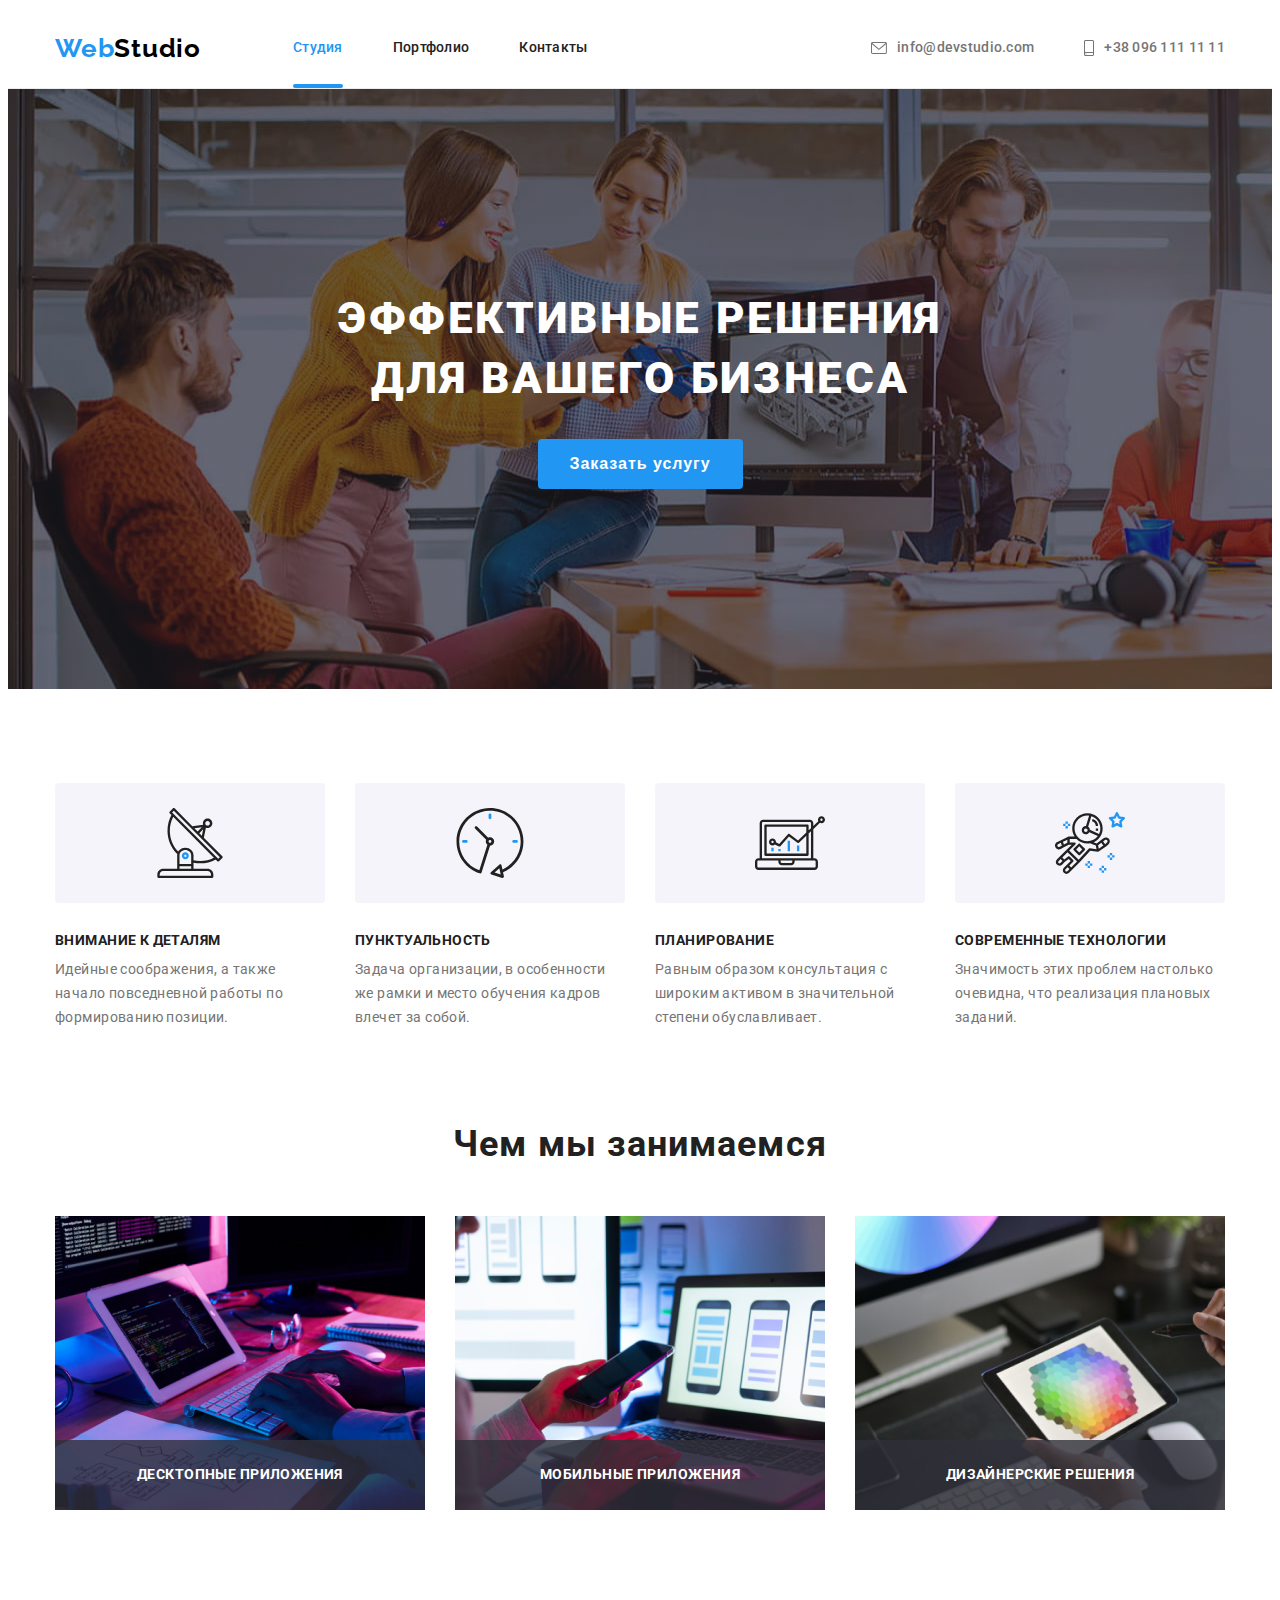
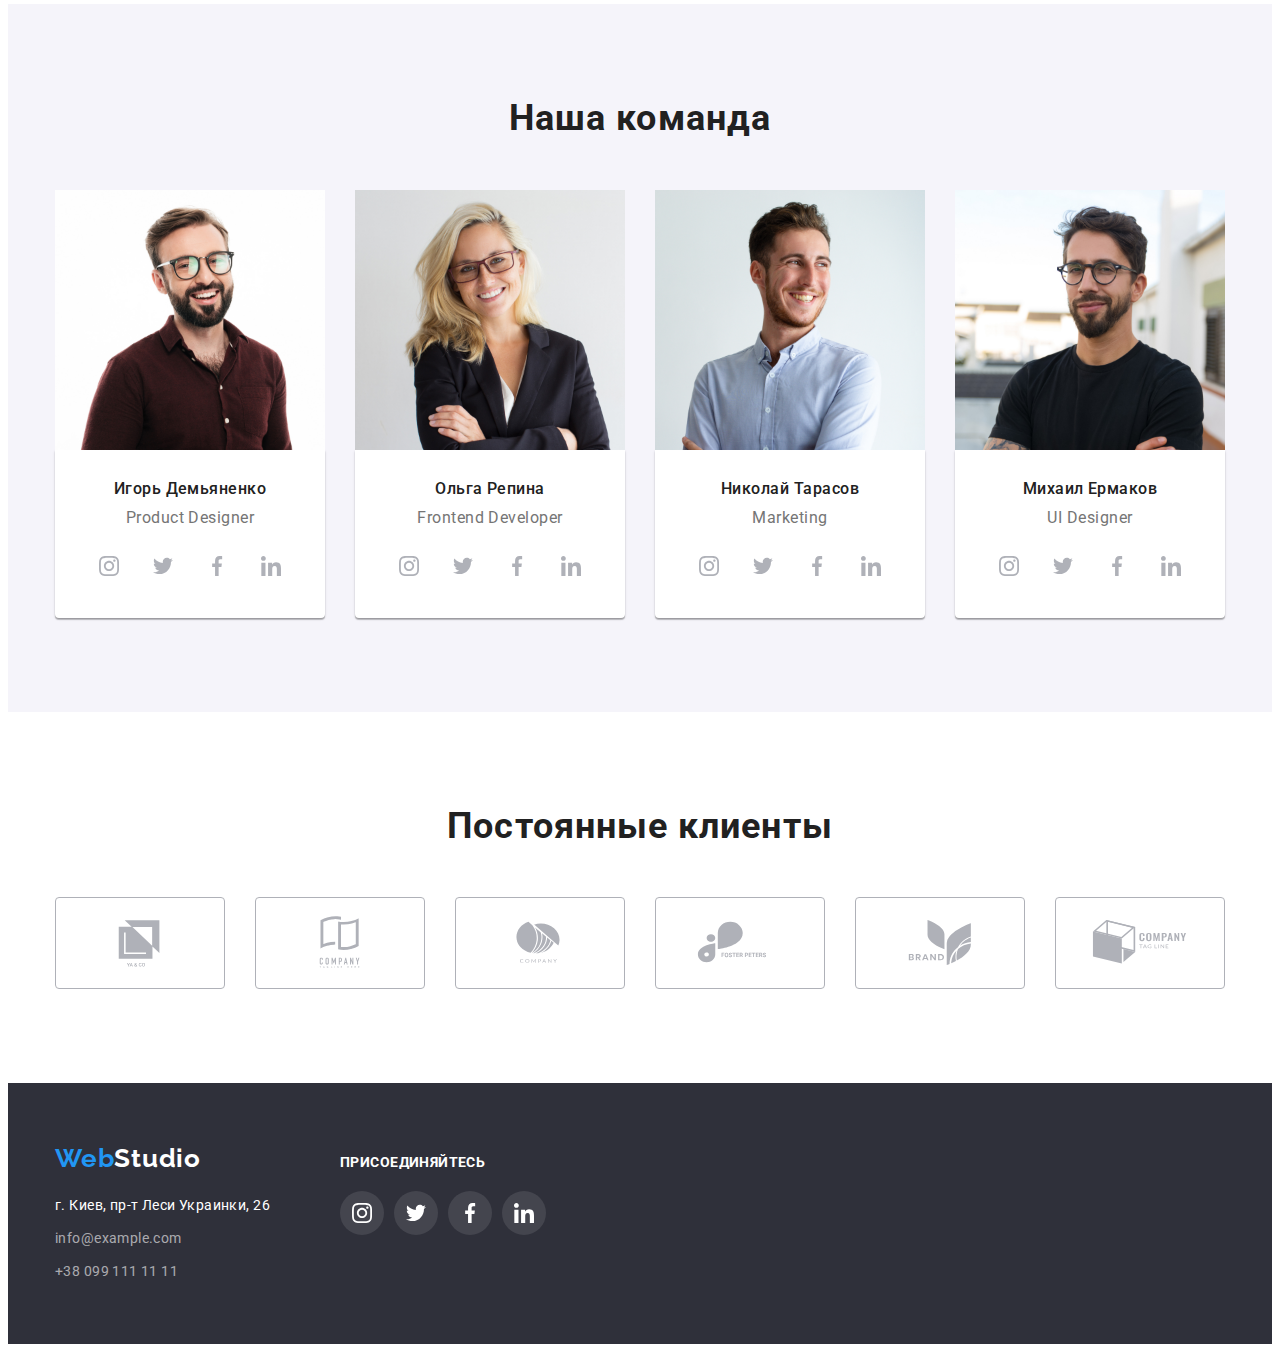
<file: index.html>
<!DOCTYPE html>
<html lang="en">
<head>
    <meta charset="UTF-8">
    <meta http-equiv="X-UA-Compatible" content="IE=edge">
    <meta name="viewport" content="width=device-width, initial-scale=1.0">
    <title>WebStudio</title>
    <link rel="stylesheet" href="https://cdnjs.cloudflare.com/ajax/libs/modern-normalize/1.1.0/modern-normalize.min.css" integrity="sha512-wpPYUAdjBVSE4KJnH1VR1HeZfpl1ub8YT/NKx4PuQ5NmX2tKuGu6U/JRp5y+Y8XG2tV+wKQpNHVUX03MfMFn9Q==" crossorigin="anonymous" referrerpolicy="no-referrer" />
    <link rel="preconnect" href="https://fonts.googleapis.com">
    <link rel="preconnect" href="https://fonts.gstatic.com" crossorigin>
    <link href="https://fonts.googleapis.com/css2?family=Raleway:wght@700&family=Roboto:wght@400;500;700;900&display=swap" rel="stylesheet">
    <link rel="stylesheet" href="./css/styles.css"/>
</head>
<body>
    <!-- шапка сайта HEADER -->
    <header class="header-nav">
        <!-- блок навігація HEADER -->
        <div class="container header-flex">
            <nav class="header-flex">
                <!-- логотип logo -->
                <a class="logo link" href="./index.html"><span class="logo-web">Web</span>Studio</a>
                <!-- посилання на сорінки -->
                <ul class="list nav-bar">
                    <li class="nav-item"><a class="nav-link current" href="./index.html">Студия</a></li>
                    <li class="nav-item"><a class="nav-link" href="./portfolio.html">Портфолио</a></li>
                    <li class="nav-item"><a class="nav-link" href="">Контакты</a></li>
                </ul>
            </nav>
            <!-- блок с контактами Contact block -->
                <ul class="list nav-bar">
                    <li class="nav-item">
                        <a class="contact" href="mailto:info@devstudio.com">
                            <svg class="icon-smartphone" width="16px" height="12px">
                                <use href="./images/symbol-defs.svg#icon-envelope"></use>
                            </svg>
                            info@devstudio.com</a></li>
                    <li class="nav-item">
                        <a class="contact" href="tel:380961111111">
                            <svg class="icon-smartphone" width="10px" height="16px">
                                <use href="./images/symbol-defs.svg#icon-smartphone"></use>
                            </svg>
                            +38 096 111 11 11</a></li>
                </ul>
        </div>
    </header>
    <!-- MAIN CONTENT -->
    <main>
        <!-- сексія банера block  baner -->
        <section class="section-baner">
            <div class="container">
                <h1 class="baner-text">Эффективные решения для вашего бизнеса</h1>
                <button class="button-baner" data-modal-open type="button">Заказать услугу</button>
            </div>
        </section>
        <!-- block for features -->
        <section class="section">
            <div class="container">
                <ul class="list features">
                    <li class="features-item">
                        <div class="features-svg">
                            <svg class="features-svg-icon" width="70px" height="70px">
                                <use href="./images/symbol-defs.svg#icon-antenna-1"></use>
                            </svg>
                        </div>
                        <h3 class="features-title">Внимание к деталям</h3>
                        <p class="features-text">Идейные соображения, а также начало повседневной работы по формированию позиции.</p>
                    </li>
                    <li class="features-item">
                        <div class="features-svg">
                            <svg class="features-svg-icon" width="70px" height="70px">
                                <use href="./images/symbol-defs.svg#icon-clock-1"></use>
                            </svg>
                        </div>
                        <h3 class="features-title">Пунктуальность</h3>
                        <p class="features-text">Задача организации, в особенности же рамки и место обучения кадров влечет за собой.</p>
                    </li>
                    <li class="features-item">
                        <div class="features-svg">
                            <svg class="features-svg-icon" width="70px" height="70px">
                                <use href="./images/symbol-defs.svg#icon-diagram-1"></use>
                            </svg>
                        </div>
                        <h3 class="features-title">Планирование</h3>
                        <p class="features-text">Равным образом консультация с широким активом в значительной степени обуславливает.</p>
                    </li>
                    <li class="features-item">
                        <div class="features-svg">
                            <svg class="features-svg-icon" width="70px" height="70px">
                                <use href="./images/symbol-defs.svg#icon-astronaut-1"></use>
                            </svg>
                        </div>
                        <h3 class="features-title">Современные технологии</h3>
                        <p class="features-text">Значимость этих проблем настолько очевидна, что реализация плановых заданий.</p>
                    </li>
                </ul>
                <h2 class="hide">приемущества</h2>
            </div>
        </section>    
            <!-- block for WHAT WE DO -->
            <section class="section-works">
                <div class="container">
                    <h2  class="section-title works-title">Чем мы занимаемся</h2>
                        <ul class="list works">
                            <li class="works-item">
                                <img src="./images/img-1.jpg" width="370" height="294" alt="Десктопные приложения">
                            <div class="supplement-img"><p>Десктопные приложения</p></div>
                            </li>
                            <li class="works-item">
                                <img src="./images/img-2.jpg" width="370" height="294" alt="Мобильные приложения">
                            <div class="supplement-img"><p>Мобильные приложения</p></div>
                            </li>
                            <li class="works-item">
                                <img src="./images/img-3.jpg" width="370" height="294" alt="Дизайнерские решения">
                            <div class="supplement-img"><p>Дизайнерские решения</p></div>
                            </li>
                        </ul>
                </div>
            </section>
            
            <!-- блок FOUR OUR TEAM -->
        <section class="section section-team">
                <h2 class="section-title team-title">Наша команда</h2>
                <!-- foto our team -->
                <div class="container">
                <ul class="list card-set">
                <li class="worker-card">
                    <img src="./images/img-4.jpg" width="270" height="260" alt="foto Product Designer">
                    <div class="card">
                    <h3 class="our-employees">Игорь Демьяненко</h3>
                    <p class="position-work">Product Designer</p>
                        <ul class="social list">
                            <li class="social-svg">
                                <a class="social-link" href="https://www.instagram.com/">
                                <svg class="social-icon" width="20px" height="20px">
                                    <use href="./images/symbol-defs.svg#icon-instagram"></use>
                                </svg>
                            </a>
                        </li>
                            <li class="social-svg">
                                <a class="social-link"  href="https://twitter.com/">
                                    <svg class="social-icon" width="20px" height="20px">
                                        <use href="./images/symbol-defs.svg#icon-twitter"></use>
                                    </svg>
                                </a>
                            </li>
                            <li class="social-svg">
                                <a class="social-link" href="https://www.facebook.com/">
                                    <svg class="social-icon" width="20px" height="20px">
                                        <use href="./images/symbol-defs.svg#icon-facebook"></use>
                                    </svg>
                                </a>
                            </li>
                            <li class="social-svg">
                                <a class="social-link" href="https://www.linkedin.com/">
                                    <svg class="social-icon" width="20px" height="20px">
                                        <use href="./images/symbol-defs.svg#icon-linkedin"></use>
                                    </svg>
                                </a>
                            </li>
                        </ul>
                    </div>
                </li> 
                
                <li class="worker-card">
                    <img src="./images/img-5.jpg" width="270" height="260" alt="foto Frontend Developer">
                    <div class="card">
                    <h3 class="our-employees">Ольга Репина</h3>
                    <p class="position-work">Frontend Developer</p>
                    <ul class="social list">
                            <li class="social-svg">
                                <a class="social-link" href="https://www.instagram.com/">
                                <svg class="social-icon" width="20px" height="20px">
                                    <use href="./images/symbol-defs.svg#icon-instagram"></use>
                                </svg>
                            </a>
                        </li>
                            <li class="social-svg">
                                <a class="social-link"  href="https://twitter.com/">
                                    <svg class="social-icon" width="20px" height="20px">
                                        <use href="./images/symbol-defs.svg#icon-twitter"></use>
                                    </svg>
                                </a>
                            </li>
                            <li class="social-svg">
                                <a class="social-link" href="https://www.facebook.com/">
                                    <svg class="social-icon" width="20px" height="20px">
                                        <use href="./images/symbol-defs.svg#icon-facebook"></use>
                                    </svg>
                                </a>
                            </li>
                            <li class="social-svg">
                                <a class="social-link" href="https://www.linkedin.com/">
                                    <svg class="social-icon" width="20px" height="20px">
                                        <use href="./images/symbol-defs.svg#icon-linkedin"></use>
                                    </svg>
                                </a>
                            </li>
                        </ul>
                </div>
                </li>  
                
                <li class="worker-card">
                    <img src="./images/img-6.jpg" width="270" height="260" alt="foto Marketing">
                    <div class="card">
                    <h3 class="our-employees">Николай Тарасов</h3>
                    <p class="position-work">Marketing</p>
                    <ul class="social list">
                            <li class="social-svg">
                                <a class="social-link" href="https://www.instagram.com/">
                                <svg class="social-icon" width="20px" height="20px">
                                    <use href="./images/symbol-defs.svg#icon-instagram"></use>
                                </svg>
                            </a>
                        </li>
                            <li class="social-svg">
                                <a class="social-link"  href="https://twitter.com/">
                                    <svg class="social-icon" width="20px" height="20px">
                                        <use href="./images/symbol-defs.svg#icon-twitter"></use>
                                    </svg>
                                </a>
                            </li>
                            <li class="social-svg">
                                <a class="social-link" href="https://www.facebook.com/">
                                    <svg class="social-icon" width="20px" height="20px">
                                        <use href="./images/symbol-defs.svg#icon-facebook"></use>
                                    </svg>
                                </a>
                            </li>
                            <li class="social-svg">
                                <a class="social-link" href="https://www.linkedin.com/">
                                    <svg class="social-icon" width="20px" height="20px">
                                        <use href="./images/symbol-defs.svg#icon-linkedin"></use>
                                    </svg>
                                </a>
                            </li>
                        </ul>
                </div>
                </li>  
                
                <li class="worker-card">
                    <img src="./images/img-7.jpg" width="270" height="260" alt="foto UI Designer">
                    <div class="card">
                    <h3 class="our-employees">Михаил Ермаков</h3>
                    <p class="position-work">UI Designer</p>
                    <ul class="social list">
                            <li class="social-svg">
                                <a class="social-link" href="https://www.instagram.com/">
                                <svg class="social-icon" width="20px" height="20px">
                                    <use href="./images/symbol-defs.svg#icon-instagram"></use>
                                </svg>
                            </a>
                        </li>
                            <li class="social-svg">
                                <a class="social-link"  href="https://twitter.com/">
                                    <svg class="social-icon" width="20px" height="20px">
                                        <use href="./images/symbol-defs.svg#icon-twitter"></use>
                                    </svg>
                                </a>
                            </li>
                            <li class="social-svg">
                                <a class="social-link" href="https://www.facebook.com/">
                                    <svg class="social-icon" width="20px" height="20px">
                                        <use href="./images/symbol-defs.svg#icon-facebook"></use>
                                    </svg>
                                </a>
                            </li>
                            <li class="social-svg">
                                <a class="social-link" href="https://www.linkedin.com/">
                                    <svg class="social-icon" width="20px" height="20px">
                                        <use href="./images/symbol-defs.svg#icon-linkedin"></use>
                                    </svg>
                                </a>
                            </li>
                        </ul>
                </div>
                </li>
                </ul>
        </div>
        </section>
        <!-- section clients сексія кліентів -->
        <section class="section">
            <div class="container">
                <h2 class="section-title team-title">Постоянные клиенты</h2>
                <ul class="clients-list list">
                    <li class="client-item">
                        <a href="" class="clients-link">
                            <svg class="contacts-icon" width="106px" height="60px">
                                <use href="./images/symbol-defs.svg#icon-group"></use>
                            </svg>
                        </a>
                    </li>
                    <li class="client-item">
                        <a href="" class="clients-link">
                            <svg class="contacts-icon" width="106px" height="60px">
                                <use href="./images/symbol-defs.svg#icon-group-1"></use>
                            </svg>
                        </a>
                    </li>
                    <li class="client-item">
                        <a href="" class="clients-link">
                            <svg class="contacts-icon" width="106px" height="60px">
                                <use href="./images/symbol-defs.svg#icon-group-2"></use>
                            </svg>
                        </a>
                    </li>
                    <li class="client-item">
                        <a href="" class="clients-link">
                            <svg class="contacts-icon" width="106px" height="60px">
                                <use href="./images/symbol-defs.svg#icon-group-3"></use>
                            </svg>
                        </a>
                    </li>
                    <li class="client-item">
                        <a href="" class="clients-link">
                            <svg class="contacts-icon" width="106px" height="60px">
                                <use href="./images/symbol-defs.svg#icon-group-4"></use>
                            </svg>
                        </a>
                    </li>
                    <li class="client-item">
                        <a href="" class="clients-link">
                            <svg class="contacts-icon" width="106px" height="60px">
                                <use href="./images/symbol-defs.svg#icon-group-5"></use>
                            </svg>
                        </a>
                    </li>
                </ul>
            </div>
        </section>
    </main>
    <!-- блок FUTER -->
    <footer class="footer ">
        <div class="container footer-conteiner">
        <div>
            <a class="logo footer-page link" href="./index.html"><span class="logo-web">Web</span><span class="footer-logo">Studio</span></a>
                <address class="footer-content">
                    <ul class="list">
                        <li class="address-item"><a class="footer-address link" href="">г. Киев, пр-т Леси Украинки, 26</a></li>
                        <li class="address-item"><a class="footer-contact link" href="mailto:info@example.com">info@example.com</a></li>
                        <li class="address-item"><a class="footer-contact link" href="tel:380991111111">+38 099 111 11 11</a></li>
                    </ul>
                </address> 
        </div>
        <div class="footer-social-list">
            <h2 class="footer-social-title">присоединяйтесь</h2>
            <ul class="social list">
                <li class="social-svg">
                    <a class="social-link" href="https://www.instagram.com/">
                    <svg class="social-icon" width="20px" height="20px">
                        <use href="./images/symbol-defs.svg#icon-instagram"></use>
                    </svg>
                </a>
            </li>
                <li class="social-svg">
                    <a class="social-link"  href="https://twitter.com/">
                        <svg class="social-icon" width="20px" height="20px">
                            <use href="./images/symbol-defs.svg#icon-twitter"></use>
                        </svg>
                    </a>
                </li>
                <li class="social-svg">
                    <a class="social-link" href="https://www.facebook.com/">
                        <svg class="social-icon" width="20px" height="20px">
                            <use href="./images/symbol-defs.svg#icon-facebook"></use>
                        </svg>
                    </a>
                </li>
                <li class="social-svg">
                    <a class="social-link" href="https://www.linkedin.com/">
                        <svg class="social-icon" width="20px" height="20px">
                            <use href="./images/symbol-defs.svg#icon-linkedin"></use>
                        </svg>
                    </a>
                </li>
            </ul>
        </div>
            </div>            
    </footer>
    <div class="backdrop is-hidden" data-modal>
        <div class="modal">
            <button type="button" data-modal-close class="modal-icon">
                <svg  width="18px" height="18px">
                    <use href="./images/symbol-defs.svg#icon-close"></use>
                </svg>
        </button>
            
        </div>
    </div>
    <script src="./js/modal.js"></script>
</body>
</html>
</file>
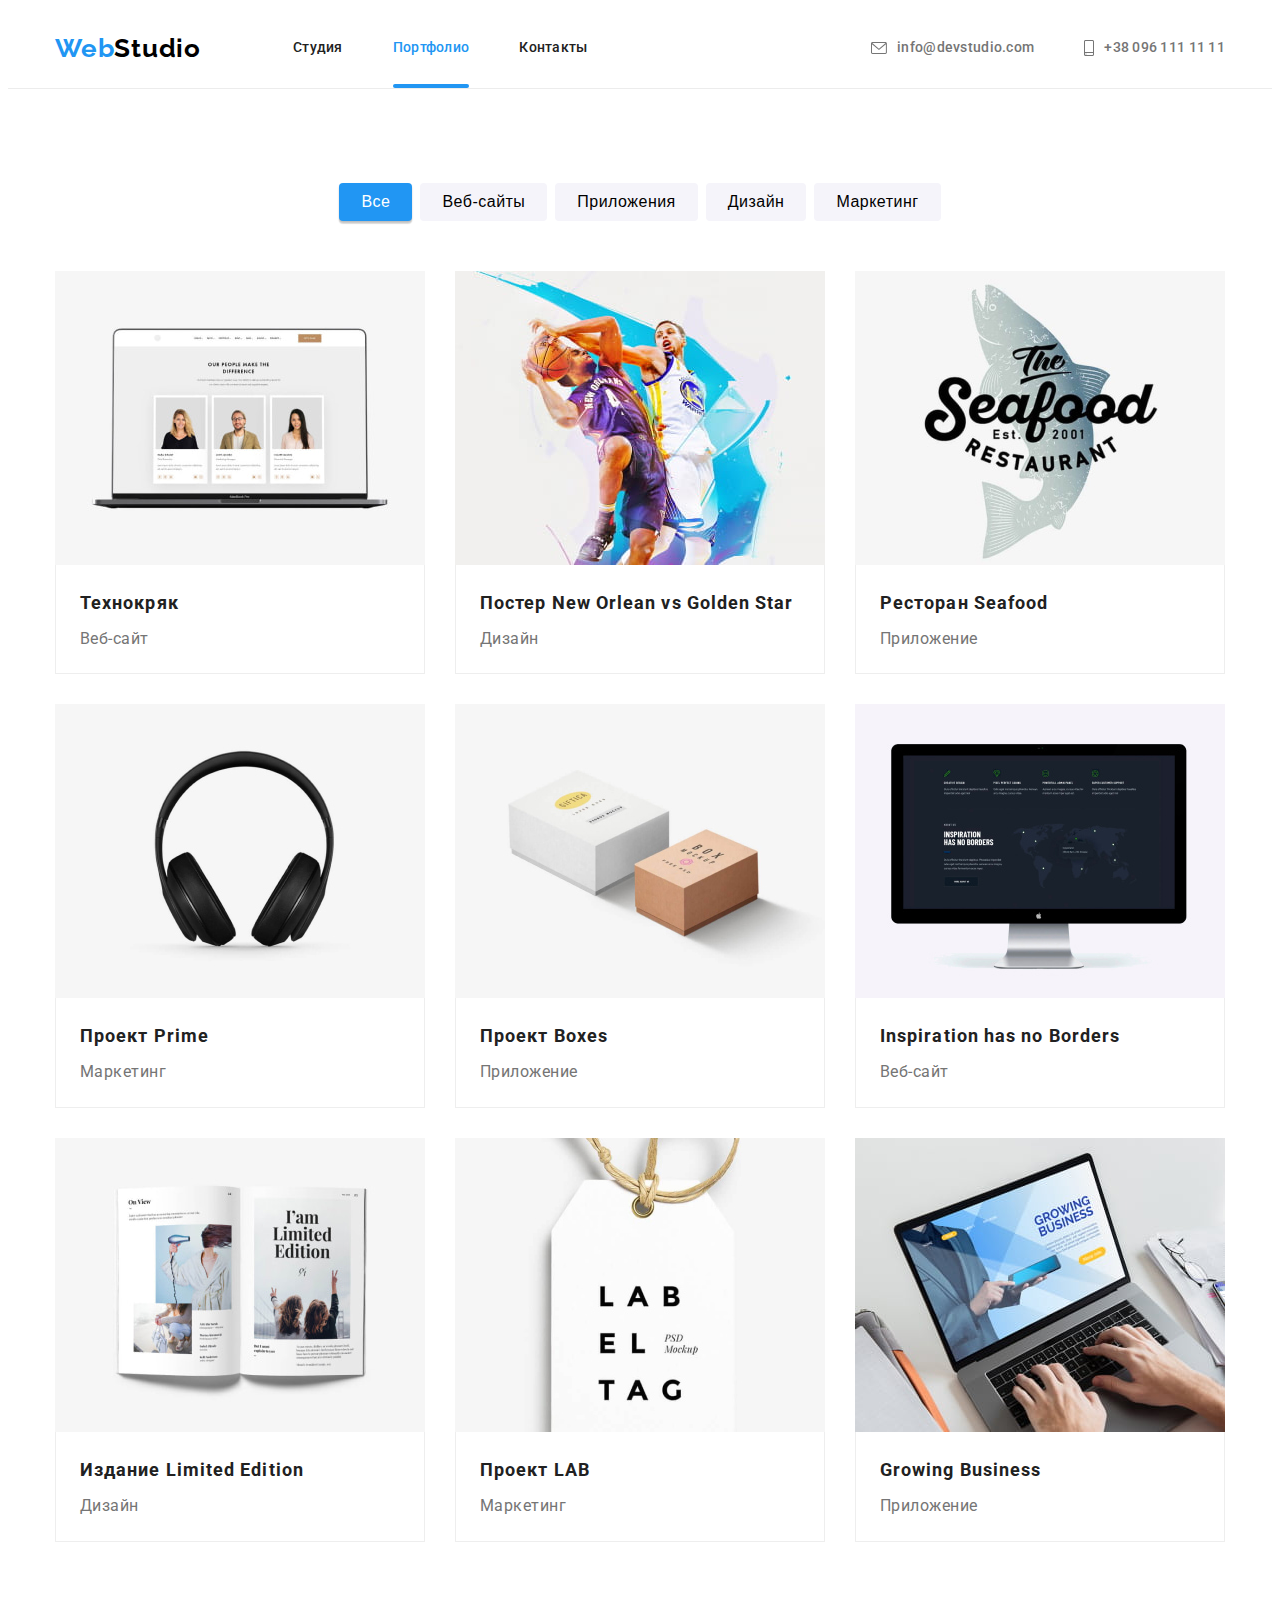
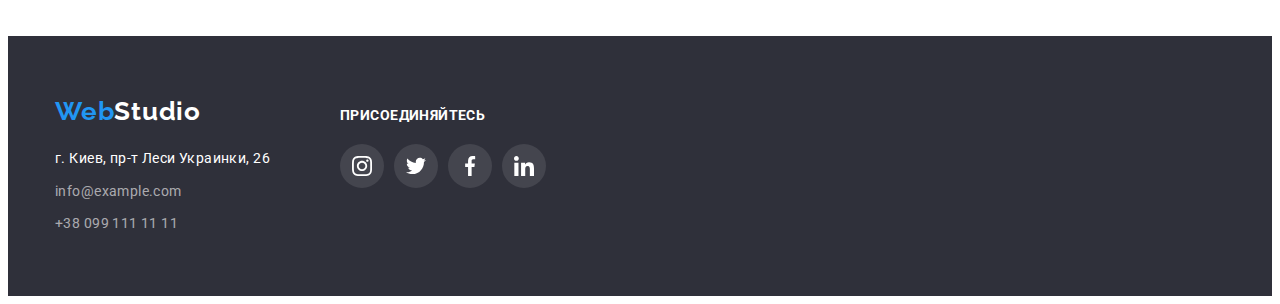
<file: portfolio.html>
<!DOCTYPE html>
<html lang="en">
  <head>
    <meta charset="UTF-8" />
    <meta http-equiv="X-UA-Compatible" content="IE=edge" />
    <meta name="viewport" content="width=device-width, initial-scale=1.0" />
    <title>WebStudio</title>
    <link
      rel="stylesheet"
      href="https://cdnjs.cloudflare.com/ajax/libs/modern-normalize/1.1.0/modern-normalize.min.css"
      integrity="sha512-wpPYUAdjBVSE4KJnH1VR1HeZfpl1ub8YT/NKx4PuQ5NmX2tKuGu6U/JRp5y+Y8XG2tV+wKQpNHVUX03MfMFn9Q=="
      crossorigin="anonymous"
      referrerpolicy="no-referrer"
    />
    <link rel="preconnect" href="https://fonts.googleapis.com" />
    <link rel="preconnect" href="https://fonts.gstatic.com" crossorigin />
    <link
      href="https://fonts.googleapis.com/css2?family=Raleway:wght@700&family=Roboto:wght@400;500;700;900&display=swap"
      rel="stylesheet"
    />
    <link rel="stylesheet" href="./css/styles.css" />
  </head>
  <body>
    <!-- шапка сайта HEADER -->
    <header class="header-nav">
      <!-- блок навігація HEADER -->
      <div class="container header-flex">
        <nav class="header-flex">
          <!-- логотип logo -->
          <a class="logo link" href="./index.html"><span class="logo-web">Web</span>Studio</a>
          <!-- посилання на сорінки -->
          <ul class="list nav-bar">
            <li class="nav-item"><a class="nav-link" href="./index.html">Студия</a></li>
            <li class="nav-item">
              <a class="nav-link current" href="./portfolio.html">Портфолио</a>
            </li>
            <li class="nav-item"><a class="nav-link" href="">Контакты</a></li>
          </ul>
        </nav>
        <!-- блок с контактами Contact block -->
        <ul class="list nav-bar">
          <li class="nav-item">
              <a class="contact" href="mailto:info@devstudio.com">
                  <svg class="icon-smartphone" width="16px" height="12px">
                      <use href="./images/symbol-defs.svg#icon-envelope"></use>
                  </svg>
                  info@devstudio.com</a></li>
          <li class="nav-item">
              <a class="contact" href="tel:380961111111">
                  <svg class="icon-smartphone" width="10px" height="16px">
                      <use href="./images/symbol-defs.svg#icon-smartphone"></use>
                  </svg>
                  +38 096 111 11 11</a></li>
      </ul>
      </div>
    </header>
    <!-- MAIN CONTENT PORTFOLIO -->
    <main>
      <!-- projects block -->
      <section class="section">
        <div class="container">
          <h1 class="hide">наши проекты</h1>
          <!-- buttons block -->
          <ul class="list button-list">
            <li class="buttons-item">
              <button class="button-title button-title-active" type="button">Все</button>
            </li>
            <li class="buttons-item">
              <button class="button-title" type="button">Веб-сайты</button>
            </li>
            <li class="buttons-item">
              <button class="button-title" type="button">Приложения</button>
            </li>
            <li class="buttons-item">
              <button class="button-title" type="button">Дизайн</button>
            </li>
            <li class="buttons-item">
              <button class="button-title" type="button">Маркетинг</button>
            </li>
          </ul>

          <!-- projects list -->

          <ul class="list project-list">
            <li class="project-card">
              <a class="card-container" href="">
                <div class="project-thumb">
                <img src="./images/img-8.jpg" alt="фото Веб-сайта" />
                  <p class="text-card">Ресурс предлагает комплексные предложения с разным уровнем функционала и сервисов. Все это позволит посетителю получить исчерпывающие сведения о компании или частном лице.</p>
                </div>
                <div class="card-thumb">
                  <h2 class="project-title-portfolio">Технокряк</h2>
                  <p class="project-title-text">Веб-сайт</p>
                </div>
              </a>
            </li>
            <li class="project-card">
              <a class="card-container" href="">
                <div class="project-thumb">
                  <img src="./images/img-9.jpg" alt="фото дизайна" />
                  <p class="text-card">Ресурс предлагает комплексные предложения с разным уровнем функционала и сервисов. Все это позволит посетителю получить исчерпывающие сведения о компании или частном лице.</p>
                </div>
                <div class="card-thumb">
                  <h2 class="project-title-portfolio">Постер New Orlean vs Golden Star</h2>
                  <p class="project-title-text">Дизайн</p>
                </div>
              </a>
            </li>
            <li class="project-card">
              <a class="card-container" href="">
                <div class="project-thumb">
                <img src="./images/img-10.jpg" alt="фото логотипа" />
                  <p class="text-card">Ресурс предлагает комплексные предложения с разным уровнем функционала и сервисов. Все это позволит посетителю получить исчерпывающие сведения о компании или частном лице.</p>
                </div>
                <div class="card-thumb">
                  <h2 class="project-title-portfolio">Ресторан Seafood</h2>
                  <p class="project-title-text">Приложение</p>
                </div>
              </a>
            </li>
            <li class="project-card">
              <a class="card-container" href="">
                <div class="project-thumb">
                <img src="./images/img-11.jpg" alt="аудио продукция" />
                  <p class="text-card">Ресурс предлагает комплексные предложения с разным уровнем функционала и сервисов. Все это позволит посетителю получить исчерпывающие сведения о компании или частном лице.</p>
                </div>
                <div class="card-thumb">
                  <h2 class="project-title-portfolio">Проект Prime</h2>
                  <p class="project-title-text">Маркетинг</p>
                </div>
              </a>
            </li>
            <li class="project-card">
              <a class="card-container" href="">
                <div class="project-thumb">
                <img src="./images/img-12.jpg" alt="коробки" />
                  <p class="text-card">Ресурс предлагает комплексные предложения с разным уровнем функционала и сервисов. Все это позволит посетителю получить исчерпывающие сведения о компании или частном лице.</p>
                </div>
                <div class="card-thumb">
                  <h2 class="project-title-portfolio">Проект Boxes</h2>
                  <p class="project-title-text">Приложение</p>
                </div>
              </a>
            </li>
            <li class="project-card">
              <a class="card-container" href="">
                <div class="project-thumb">
                <img src="./images/img-13.jpg" alt="розробка сайта " />
                  <p class="text-card">Ресурс предлагает комплексные предложения с разным уровнем функционала и сервисов. Все это позволит посетителю получить исчерпывающие сведения о компании или частном лице.</p>
                </div>
                <div class="card-thumb">
                  <h2 class="project-title-portfolio">Inspiration has no Borders</h2>
                  <p class="project-title-text">Веб-сайт</p>
                </div>
              </a>
            </li>
            <li class="project-card">
              <a class="card-container" href="">
                <div class="project-thumb">
                <img src="./images/img-14.jpg" alt="дизайн журналу " />
                  <p class="text-card">Ресурс предлагает комплексные предложения с разным уровнем функционала и сервисов. Все это позволит посетителю получить исчерпывающие сведения о компании или частном лице.</p>
                </div>
                <div class="card-thumb">
                  <h2 class="project-title-portfolio">Издание Limited Edition</h2>
                  <p class="project-title-text">Дизайн</p>
                </div>
              </a>
            </li>
            <li class="project-card">
              <a class="card-container" href="">
                <div class="project-thumb">
                <img src="./images/img-15.jpg" alt="продукция лейб " />
                  <p class="text-card">Ресурс предлагает комплексные предложения с разным уровнем функционала и сервисов. Все это позволит посетителю получить исчерпывающие сведения о компании или частном лице.</p>
                </div>
                <div class="card-thumb">
                  <h2 class="project-title-portfolio">Проект LAB</h2>
                  <p class="project-title-text">Маркетинг</p>
                </div>
              </a>
            </li>
            <li class="project-card">
              <a class="card-container" href="">
                <div class="project-thumb">
                <img src="./images/img-16.jpg" alt="фото разработки веб-приложения " />
                  <p class="text-card">Ресурс предлагает комплексные предложения с разным уровнем функционала и сервисов. Все это позволит посетителю получить исчерпывающие сведения о компании или частном лице.</p>
                </div>
                <div class="card-thumb">
                  <h2 class="project-title-portfolio">Growing Business</h2>
                  <p class="project-title-text">Приложение</p>
                </div>
              </a>
            </li>
          </ul>
        </div>
      </section>
    </main>
    <!-- блок FUTER -->
    <footer class="footer ">
      <div class="container  footer-conteiner">
      <div>
          <a class="logo footer-page link" href="./index.html"><span class="logo-web">Web</span><span class="footer-logo">Studio</span></a>
              <address class="footer-content">
                  <ul class="list">
                      <li class="address-item"><a class="footer-address link" href="">г. Киев, пр-т Леси Украинки, 26</a></li>
                      <li class="address-item"><a class="footer-contact link" href="mailto:info@example.com">info@example.com</a></li>
                      <li class="address-item"><a class="footer-contact link" href="tel:380991111111">+38 099 111 11 11</a></li>
                  </ul>
              </address> 
      </div>
      <div class="footer-social-list">
          <h2 class="footer-social-title">присоединяйтесь</h2>
          <ul class="social list">
              <li class="social-svg">
                  <a class="social-link" href="https://www.instagram.com/">
                  <svg class="social-icon" width="20px" height="20px">
                      <use href="./images/symbol-defs.svg#icon-instagram"></use>
                  </svg>
              </a>
          </li>
              <li class="social-svg">
                  <a class="social-link"  href="https://twitter.com/">
                      <svg class="social-icon" width="20px" height="20px">
                          <use href="./images/symbol-defs.svg#icon-twitter"></use>
                      </svg>
                  </a>
              </li>
              <li class="social-svg">
                  <a class="social-link" href="https://www.facebook.com/">
                      <svg class="social-icon" width="20px" height="20px">
                          <use href="./images/symbol-defs.svg#icon-facebook"></use>
                      </svg>
                  </a>
              </li>
              <li class="social-svg">
                  <a class="social-link" href="https://www.linkedin.com/">
                      <svg class="social-icon" width="20px" height="20px">
                          <use href="./images/symbol-defs.svg#icon-linkedin"></use>
                      </svg>
                  </a>
              </li>
          </ul>
      </div>
          </div>            
  </footer>
  </body>
</html>
</file>
<file: css/styles.css>
/* color body #E5E5E5 */
/* color header #FFFFFF */
/* color section baner #2F303A */
/* color bodi #E5E5E5 */
/* color section our team #F5F4FA */
/* color footer #2F303A */
/* color button #2196F3 */

html{
    box-sizing: border-box;
}

*,
*::before,
*::after{
box-sizing: inherit;
}

:root{
   --primary-bd-color:#E5E5E5;
   --text-color: #212121;
   --second-text-color: #757575;
   --accent-color: #2196F3;
   --main-color: #FFFFFF;
   --theme-color: #F5F4FA;
   --second-theme-color: #2F303A;
   --fon-color: #F5F4FA;
   --icons-color:#AFB1B8;
}


body{
    font-family: 'Roboto', sans-serif;
    color:var(--text-color);
    font-size: 14px;
}
/* ------ УТІЛІТИ ---------- */

h1, h2, h3, h4, h5, h6, p, ul {
    margin: 0;
    padding: 0;
}

img{
    display: block;
}

.hide {
    position: absolute;
    white-space: nowrap;
    width: 1px;
    height: 1px;
    overflow: hidden;
    border: 0;
    padding: 0;
    clip: rect(0 0 0 0);
    clip-path: inset(50%);
    margin: -1px;
}

.list{
    list-style: none;  
}

a {
    text-decoration: none;
}

.link {
    text-decoration: none;
    color: var(--text-color);
}

.container {
    width: 1200px;
    margin-left: auto;
    margin-right: auto;
    padding-left: 15px;
    padding-right: 15px;
}

.section {
    padding-top: 94px;
    padding-bottom: 94px;
}

/*------- стилізація логотипу
та фону шапки -------------------*/

.header-nav{
    display:flex;
    background-color:var(--main-color);
    border-bottom: 1px solid #ECECEC;
}

.header-flex {
    display: flex;
    align-items: center;
}

/*---------- логотип -----------*/

.logo{
    display: block;
    padding: 24px 0;
    margin-right: 92px;

    color: #000000;
    font-family: 'Raleway', sans-serif;
    font-style: normal;
    font-weight: 700;
    font-size: 26px;
    line-height: 1.19;
    letter-spacing: 0.03em;
}

.logo-web {
    color: var(--accent-color);
}

.logo-studio {
    color: #000000;
}

.nav-bar{
    display: flex;
    margin-left: auto;
}


.nav-item+.nav-item{
    margin-left: 50px;
}

.nav-link{
     display: block;
    position: relative;
    padding: 32px 0;
    font-weight: 500;
    line-height: 1.14;
    letter-spacing: 0.02em;
    color:var(--text-color); 
}


.nav-link::after{
    position: absolute;
    display: block;
    content: "";
    width: 100%;
    height: 4px;
    background-color: var(--accent-color);
    border-radius: 2px;

    bottom: 0;
    left: 0;
    transition:  transform 250ms cubic-bezier(0.4, 0, 0.2, 1);
    /* opacity: 0; */
    transform: scaleX(0);
}

.nav-link:hover::after{
    /* opacity: 1; */
    transform: scaleX(1);
}
.current::after{
    transform: scaleX(1)
}

.contact{
    display: flex;
    align-items: center;

    font-weight: 500;
    line-height: 1.14;
    letter-spacing: 0.02em;
    color:var(--second-text-color);
}

.nav-link:hover,
.nav-link:focus,
.contact:focus,
.contact:hover,
.current{
color: var(--accent-color);
}

.icon-smartphone{
    margin-right: 10px;
    fill: currentColor;
    
}

.nav-link,.contact{
    transition-property: color ;
    transition-duration: 250ms;
    animation-timing-function: cubic-bezier(0.4, 0, 0.2, 1);
}


/*------ сексія банера (block  baner)-------- */

.section-baner{
    padding-top: 200px;
    padding-bottom: 200px;
    background-color:var(--second-theme-color);
    background-image: linear-gradient(
        rgba(47, 48, 58, 0.4),
        rgba(47, 48, 58, 0.4)),
        url(../images/Img-hero-17.jpg);
    max-width: 1600px;
    margin-left: auto;
    margin-right: auto;
}

.baner-text{
    margin-bottom: 30px;

max-width: 696px;
margin-left: auto;
margin-right: auto;
font-weight: 900;
font-size: 44px;
line-height: 1.36;
text-align: center;
letter-spacing: 0.06em;
text-transform: uppercase;
color:var(--main-color);
}

.button-baner{
display: block;
margin: 0 auto;
padding: 10px 32px;
border:none;
border-radius: 4px;

font-weight: 700;
font-size: 16px;
line-height: 1.87;
letter-spacing: 0.06em;
color:var(--main-color);
background-color:var(--accent-color);
cursor: pointer;

    transition-property: color, background-color;
    transition-duration: 250ms;
    transition-timing-function: cubic-bezier(0.4, 0, 0.2, 1);
}

.button-baner:focus,
.button-baner:hover{
    background: #188CE8;
    box-shadow: 0px 4px 4px rgba(0, 0, 0, 0.15);
    border-radius: 4px;
}

/* ----сексія особливості features --------*/


.features{
    display: flex;
    flex-wrap: wrap;
}

.features-item{
    width: 270px;
}

.features-item+.features-item{
    margin-left: 30px;
}

.features-svg{
    display:flex;
    align-items: center;
    justify-content: center;
    height: 120px;
    margin-bottom: 30px;
    background-color: #F5F4FA;
    border-radius: 4px;
    fill: currentColor;
}

.features-title{
    margin-bottom: 10px;
    font-weight: 700;
    font-size: 14px;
    line-height: 1.14;
    letter-spacing: 0.03em;
    text-transform: uppercase;
    color:var(--text-color) ;
}  

.features-text{
    font-size: 14px;
    line-height: 1.71;
    letter-spacing: 0.03em;
    color:var(--second-text-color) ;
    
}  

/*---- сексія чим ми займаємося WHAT WE DO ----- */

.section-works {
    display: flex;
    padding-bottom: 94px;
}

.section-title{
    text-align: center;

    font-weight: 700;
    font-size: 36px;
    line-height: 1.16;
    letter-spacing: 0.03em;
}

.works-title{
    margin-bottom: 50px;
}

.works{
    display: flex;
    flex-wrap: wrap;

}

.works-item{
    position: relative;
    margin-right: 30px;
}

.works-item:last-child{
    margin-right:0px;
}

.supplement-img{
    position: absolute;
    bottom: 0px;

    display: flex;
    align-items: center;
    justify-content: center;
    width: 100%;
    height: 70px;
    
    font-weight: 700;
line-height: 1.14;
letter-spacing: 0.03em;
text-transform: uppercase;
color: #FFFFFF;
background-color: rgba(47, 48, 58, 0.8);
}

/* ---------- блок FOUR OUR TEAM ----------- */
.section-team{
    background-color: var(--fon-color);
}

.team-title{
    margin-bottom: 50px;
}

.card-set{
    display: flex;
    flex-wrap: wrap;
}

.card-set>.worker-card{
    margin-right: 30px;
}

.worker-card:last-child{
    margin-right: 0px;
}

.card{
    padding-top: 30px;
    padding-bottom: 30px;

    background-color: #FFFFFF;
    box-shadow: 0px 1px 3px rgba(0, 0, 0, 0.12),
    0px 1px 1px rgba(0, 0, 0, 0.14),
    0px 2px 1px rgba(0, 0, 0, 0.2);
    border-radius: 0px 0px 4px 4px;

}

.our-employees{
    margin-bottom: 10px;

    font-weight: 500;
    font-size: 16px;
    line-height: 1.18;
    text-align: center;
    letter-spacing: 0.03em;
    color: var(--text-color);
}
.position-work{
    font-size: 16px;
    line-height: 1.18;
    text-align: center;
    letter-spacing: 0.03em;
    color: var(--second-text-color);

    margin-bottom: 16px;
}


.social{
display: flex;
justify-content: center ;
}
.social-svg{
    margin-right: 10px;
}
.social-svg:last-child{
    margin-right: 0px;
}
.social-link{
    display: flex;
    align-items: center;
    justify-content: center;
    border-radius: 50%;
    width: 44px;
    height: 44px;
    color: var(--icons-color);

    transition-property: color, background-color;
    transition-duration: 250ms;
    transition-timing-function: cubic-bezier(0.4, 0, 0.2, 1);
}
.social-icon{
    fill: currentColor;
}

.social-link:hover{
    background-color: var(--accent-color);
    color: var(--main-color);
}

/* section clients сексія кліентів */
.clients-list{
    display: flex;

}
.client-item{
    height: 92px;
    width: 170px; 
    margin-right: 30px;
}

.client-item:last-child{
    margin-right: 0;
}

.clients-link{
    display: flex;
    align-items: center;
    justify-content: center;
    width: 100%;
    height:100%;
    border-radius: 4px;
    border: 1px solid var(--icons-color);
    color: var(--icons-color);

    transition-property: color, border-color;
    transition-duration: 250ms;
    transition-timing-function: cubic-bezier(0.4, 0, 0.2, 1);
}


.contacts-icon{
    fill:currentColor;
}

.clients-link:hover{
    color: var(--accent-color);
    border-color:var(--accent-color);

}





/*------------- блок FUTER ------------ */

.footer{
    padding-top: 60px;
    padding-bottom: 60px;
    background-color: var(--second-theme-color); 
}

.footer-conteiner{
    display: flex;
    align-items: baseline;
}

.footer-page{
    margin: 0;
    padding: 0;
    margin-bottom: 20px;
}

.footer-social-list{
margin-left: 70px;
}

.footer-social-title{
    font-weight: 700;
font-size: 14px;
line-height: 1.14;
letter-spacing: 0.03em;
text-transform: uppercase;

color: var(--main-color);
margin-bottom: 20px;
}




.footer-social-list .social-link{
    background-color: rgba(255, 255, 255, 0.1);
    transition-property: background-color;
    transition-duration: 250ms;
    transition-timing-function: cubic-bezier(0.4, 0, 0.2, 1);
}

.footer-social-list .social-link:hover{
    background-color:var(--accent-color);
}

.footer-social-list .social-icon{
    fill: var(--main-color);
}



.footer-logo{
    color: var(--main-color);
}
.container>.logo{
    padding: 0;
    margin-bottom: 20px;
}

.footer-content{
    font-style: normal;
}

.address-item+.address-item{
    margin-top: 9px;
}
.footer-address{
    font-size: 14px;
    line-height: 1.7;
    letter-spacing: 0.03em;
    color: var(--main-color);
}
.footer-contact{
    font-size: 14px;
    line-height:1.7;
    letter-spacing: 0.03em;
    color: rgba(255, 255, 255, 0.6);
    transition-property: color;
    transition-duration: 250ms;
    transition-timing-function: cubic-bezier(0.4, 0, 0.2, 1);
}

.footer-contact:focus,
.footer-contact:hover{
    color: var(--accent-color);
}



/* -------- страница ПОРТФОЛІО --------- */

.button-list{
    display: flex;
    align-items: center;
    justify-content: center;
    margin-bottom: 50px;
}

.buttons-item+.buttons-item{
    margin-left: 8px;
}

.project-list{
    display: flex;
    flex-wrap: wrap;
    margin-left: -30px;
    margin-top: -30px;
}
.project-list>.project-card{
    
    margin-left: 30px;
    margin-top: 30px;
}

.button-title{
    padding-top: 6px;
    padding-bottom: 6px;
    padding-left: 22px;
    padding-right: 22px;
    border-radius: 4px;
    border: 0;

    font-weight: 500;
    font-size: 16px;
    line-height: 1.6;
    letter-spacing: 0.03em;
    background-color: #F5F4FA;
    cursor: pointer;

    transition-property: background-color, color, box-shadow ;
    transition-duration: 250ms;
    transition-timing-function: cubic-bezier(0.4, 0, 0.2, 1);
}

.button-title:focus,
.button-title:hover,
.button-title:active,
.button-title-active{
    background-color: var(--accent-color);
    color: var(--main-color);
    box-shadow:0px 3px 1px rgba(0, 0, 0, 0.1),
    0px 1px 2px rgba(0, 0, 0, 0.08),
    0px 2px 2px rgba(0, 0, 0, 0.12);
}

.card-container{
    display: block;
}

.card-container:hover{
    box-shadow: 0px 1px 1px rgba(0, 0, 0, 0.12),
    0px 4px 4px rgba(0, 0, 0, 0.06),
    1px 4px 6px rgba(0, 0, 0, 0.16);
    transition-property:box-shadow;
transition-duration: 250ms;
transition-timing-function: cubic-bezier(0.4, 0, 0.2, 1);
}

.project-thumb{
    position: relative;
    overflow: hidden;
}

.text-card{
    position: absolute;
    top:0;
    padding: 63px 24px;
    font-size: 18px;
line-height: 1.55;
letter-spacing: 0.03em;
color: var(--main-color);
background-color: rgba(33, 150, 243, 0.9);
width: 100%;
height: 100%;
overflow: auto;

transform: translateY(100%);
transition-property:transform, background-color, color;
transition-duration: 250ms;
transition-timing-function: cubic-bezier(0.4, 0, 0.2, 1);
}
/* scrollbar styling css */
.text-card::-webkit-scrollbar {
    width: 12px;               /* width of the entire scrollbar */
  }
  
  .text-card::-webkit-scrollbar-track {
    background: #FFD500;        /* color of the tracking area */
  }
  
  .text-card::-webkit-scrollbar-thumb {
    background-color: #005BBB;    /* color of the scroll thumb */
    border-radius: 20px;       /* roundness of the scroll thumb */
    border: 3px solid #FFD500;  /* creates padding around scroll thumb */
  }

.card-container:hover .text-card{
    transform: translateY(0);
}

.card-thumb{
    padding: 20px 24px;
    border-left: 1px solid #EEEEEE;
    border-bottom: 1px solid #EEEEEE;
    border-right: 1px solid #EEEEEE;
}

.project-title-portfolio{
    margin-bottom: 4px;

    font-weight: 700;
    font-size: 18px;
    line-height: 2.0;
    letter-spacing: 0.06em;
    color: var(--text-color);
}
.project-title-text{
    font-size: 16px;
    line-height: 1.8;
    letter-spacing: 0.03em;
    color:var(--second-text-color);
}


.backdrop{
    position: fixed;
    top: 0;
    left: 0;
    width: 100%;
    height: 100%;
    background-color: rgba(0, 0, 0, 0.2);
    opacity: 1;
    transition: opacity 1250ms cubic-bezier(0.4, 0, 0.2, 1);
}

.backdrop.is-hidden{
    opacity: 0;
    pointer-events: none;
}

.backdrop.is-hidden .modal{
    transform: translate(-50px, -50px) rotate(0deg);
    transition: transform 1250ms cubic-bezier(0.4, 0, 0.2, 1);
}

.modal{
    position: absolute;
    top: 50%;
    left: 50%;
    transform:translate(-50%, -50%) rotate(360deg);
    transition: transform 1250ms cubic-bezier(0.4, 0, 0.2, 1);

    width: 528px;
    min-height: 581px;
    padding: 8px;
    background-color: var(--main-color);
    box-shadow: 0px 1px 3px rgba(0, 0, 0, 0.12),
    0px 1px 1px rgba(0, 0, 0, 0.14),
    0px 2px 1px rgba(0, 0, 0, 0.2);
    border-radius: 4px;
}

.modal-icon{
position: absolute;
top: 8px;
right: 8px;

width: 30px;
height: 30px;
border-radius: 50%;
border: 1px solid rgba(0, 0, 0, 0.1);
background-color: var(--main-color);
display: flex;
align-items: center;
justify-content: center;
cursor: pointer;
}

.no-scroll{
    overflow: hidden;
}
</file>
